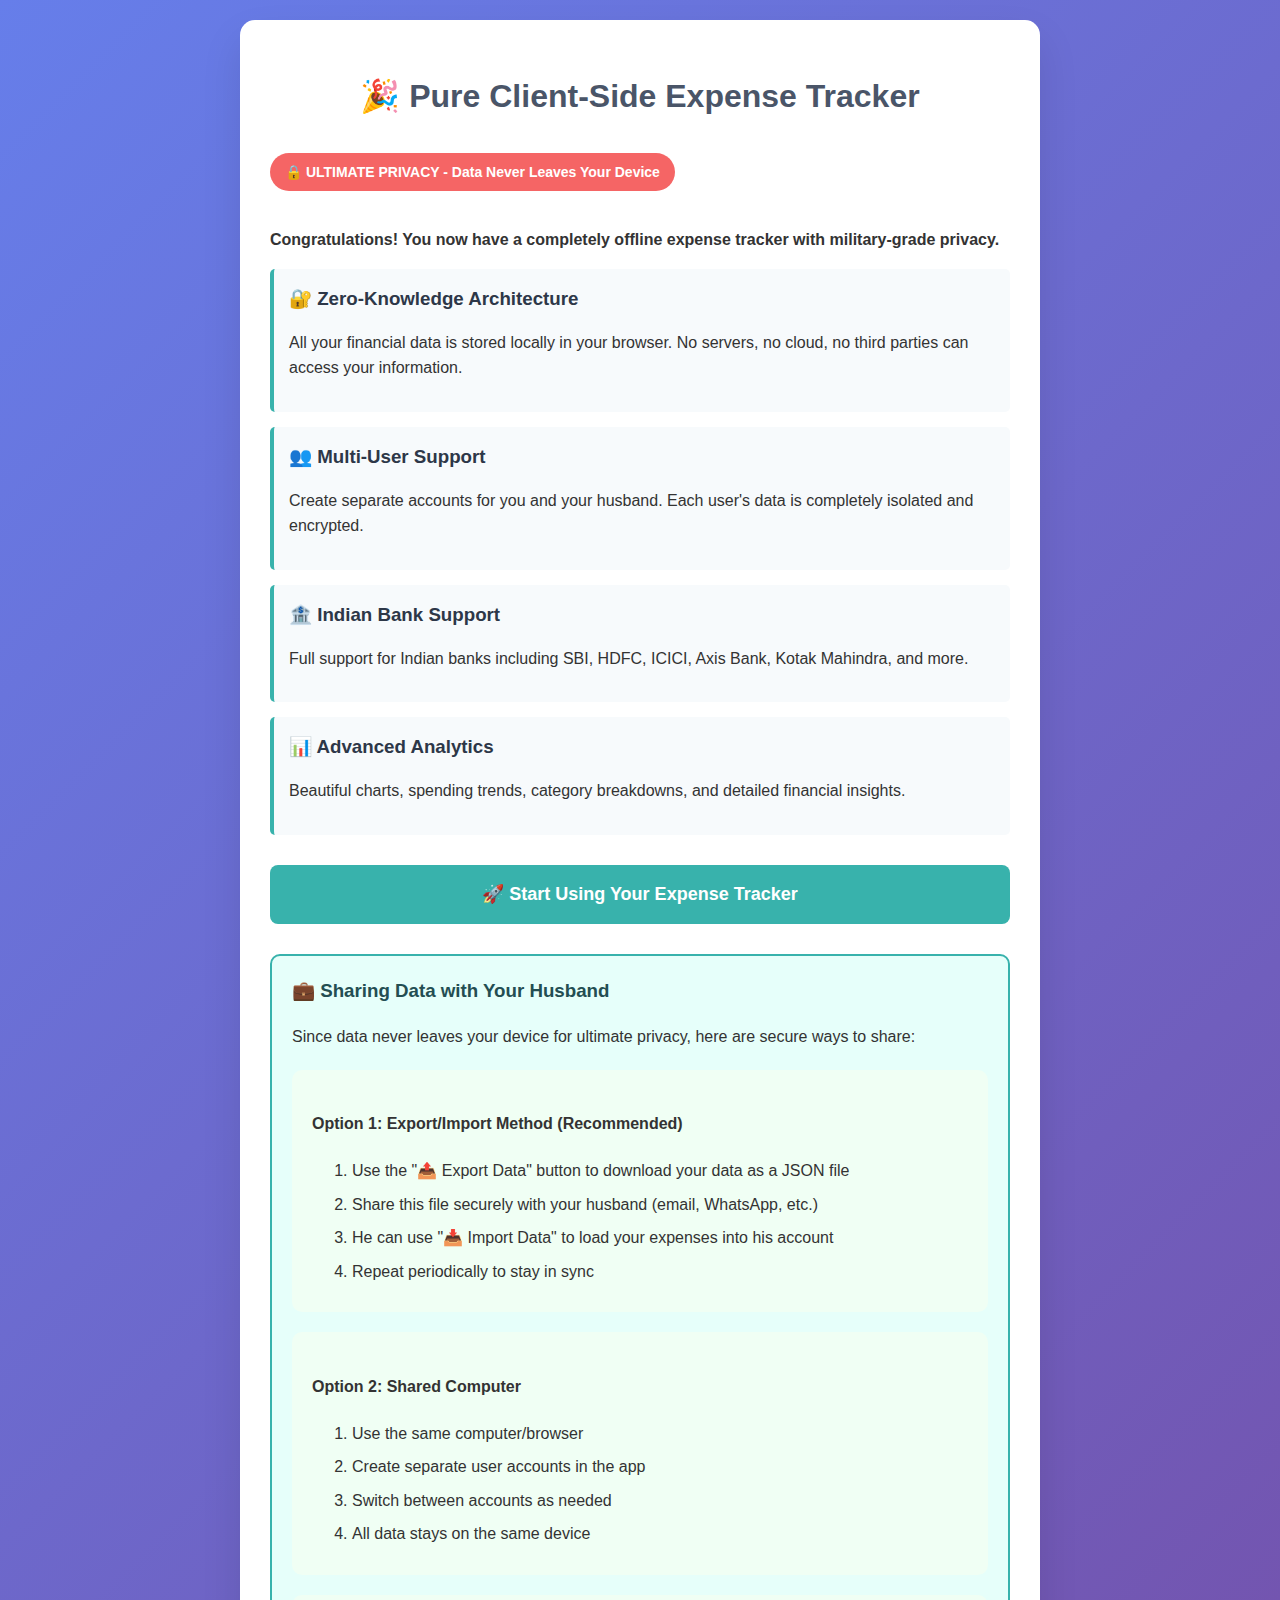
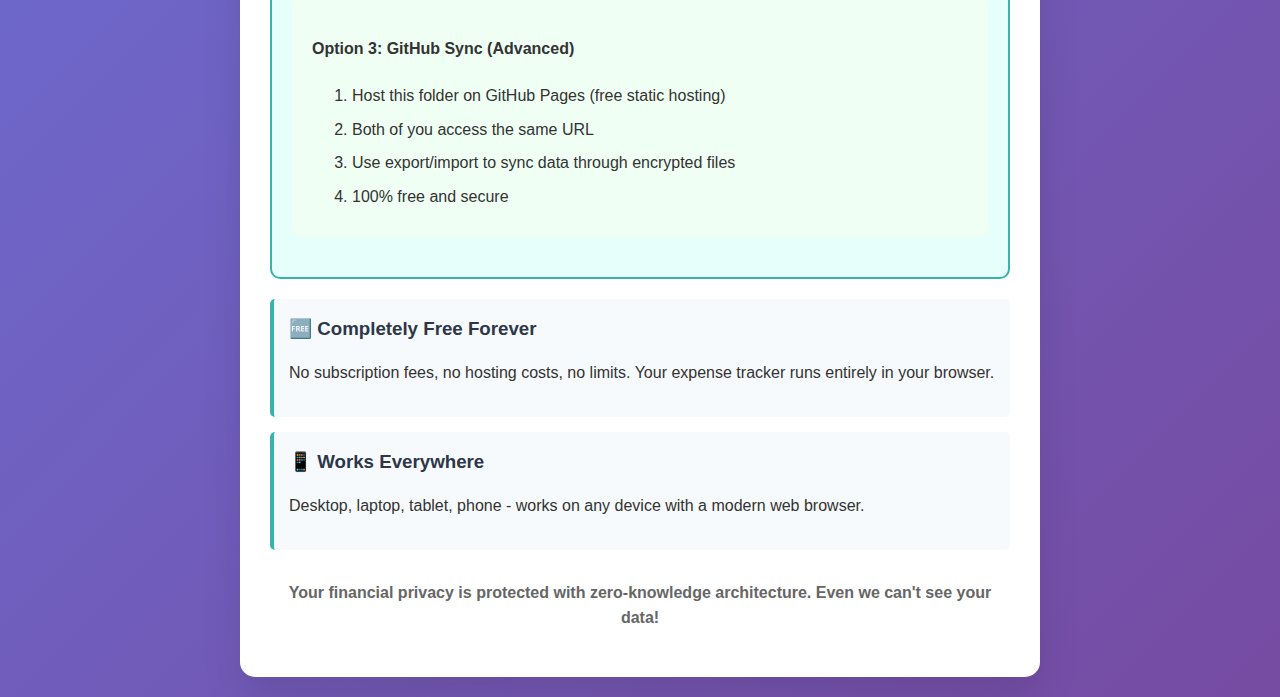
<file: html/demo.html>
<!DOCTYPE html>
<html lang="en">
<head>
    <meta charset="UTF-8">
    <meta name="viewport" content="width=device-width, initial-scale=1.0">
    <title>🎉 Pure Client-Side Expense Tracker - Demo</title>
    <style>
        body {
            font-family: -apple-system, BlinkMacSystemFont, 'Segoe UI', Roboto, sans-serif;
            max-width: 800px;
            margin: 0 auto;
            padding: 20px;
            line-height: 1.6;
            background: linear-gradient(135deg, #667eea 0%, #764ba2 100%);
            min-height: 100vh;
            color: #333;
        }
        .container {
            background: white;
            border-radius: 15px;
            padding: 30px;
            box-shadow: 0 20px 40px rgba(0,0,0,0.1);
        }
        h1 {
            color: #4a5568;
            text-align: center;
            margin-bottom: 30px;
        }
        .feature {
            background: #f7fafc;
            border-left: 4px solid #38b2ac;
            padding: 15px;
            margin: 15px 0;
            border-radius: 5px;
        }
        .feature h3 {
            margin: 0 0 10px 0;
            color: #2d3748;
        }
        .demo-btn {
            background: #38b2ac;
            color: white;
            padding: 15px 30px;
            border: none;
            border-radius: 8px;
            font-size: 18px;
            font-weight: 600;
            cursor: pointer;
            transition: background 0.3s;
            display: block;
            margin: 30px auto;
            text-decoration: none;
            text-align: center;
        }
        .demo-btn:hover {
            background: #319795;
        }
        .privacy-badge {
            background: #f56565;
            color: white;
            padding: 8px 15px;
            border-radius: 20px;
            font-size: 14px;
            font-weight: 600;
            display: inline-block;
            margin-bottom: 20px;
        }
        .sync-info {
            background: #e6fffa;
            border: 2px solid #38b2ac;
            border-radius: 10px;
            padding: 20px;
            margin: 20px 0;
        }
        .sync-info h3 {
            color: #234e52;
            margin-top: 0;
        }
        .steps {
            background: #f0fff4;
            border-radius: 10px;
            padding: 20px;
            margin: 20px 0;
        }
        .steps ol {
            margin: 0;
        }
        .steps li {
            margin: 8px 0;
        }
    </style>
</head>
<body>
    <div class="container">
        <h1>🎉 Pure Client-Side Expense Tracker</h1>
        
        <div class="privacy-badge">🔒 ULTIMATE PRIVACY - Data Never Leaves Your Device</div>
        
        <p><strong>Congratulations! You now have a completely offline expense tracker with military-grade privacy.</strong></p>

        <div class="feature">
            <h3>🔐 Zero-Knowledge Architecture</h3>
            <p>All your financial data is stored locally in your browser. No servers, no cloud, no third parties can access your information.</p>
        </div>

        <div class="feature">
            <h3>👥 Multi-User Support</h3>
            <p>Create separate accounts for you and your husband. Each user's data is completely isolated and encrypted.</p>
        </div>

        <div class="feature">
            <h3>🏦 Indian Bank Support</h3>
            <p>Full support for Indian banks including SBI, HDFC, ICICI, Axis Bank, Kotak Mahindra, and more.</p>
        </div>

        <div class="feature">
            <h3>📊 Advanced Analytics</h3>
            <p>Beautiful charts, spending trends, category breakdowns, and detailed financial insights.</p>
        </div>

        <a href="index.html" class="demo-btn">🚀 Start Using Your Expense Tracker</a>

        <div class="sync-info">
            <h3>💼 Sharing Data with Your Husband</h3>
            <p>Since data never leaves your device for ultimate privacy, here are secure ways to share:</p>
            
            <div class="steps">
                <h4>Option 1: Export/Import Method (Recommended)</h4>
                <ol>
                    <li>Use the "📤 Export Data" button to download your data as a JSON file</li>
                    <li>Share this file securely with your husband (email, WhatsApp, etc.)</li>
                    <li>He can use "📥 Import Data" to load your expenses into his account</li>
                    <li>Repeat periodically to stay in sync</li>
                </ol>
            </div>

            <div class="steps">
                <h4>Option 2: Shared Computer</h4>
                <ol>
                    <li>Use the same computer/browser</li>
                    <li>Create separate user accounts in the app</li>
                    <li>Switch between accounts as needed</li>
                    <li>All data stays on the same device</li>
                </ol>
            </div>

            <div class="steps">
                <h4>Option 3: GitHub Sync (Advanced)</h4>
                <ol>
                    <li>Host this folder on GitHub Pages (free static hosting)</li>
                    <li>Both of you access the same URL</li>
                    <li>Use export/import to sync data through encrypted files</li>
                    <li>100% free and secure</li>
                </ol>
            </div>
        </div>

        <div class="feature">
            <h3>🆓 Completely Free Forever</h3>
            <p>No subscription fees, no hosting costs, no limits. Your expense tracker runs entirely in your browser.</p>
        </div>

        <div class="feature">
            <h3>📱 Works Everywhere</h3>
            <p>Desktop, laptop, tablet, phone - works on any device with a modern web browser.</p>
        </div>

        <p style="text-align: center; margin-top: 30px; color: #666;">
            <strong>Your financial privacy is protected with zero-knowledge architecture. Even we can't see your data!</strong>
        </p>
    </div>
</body>
</html>
</file>
